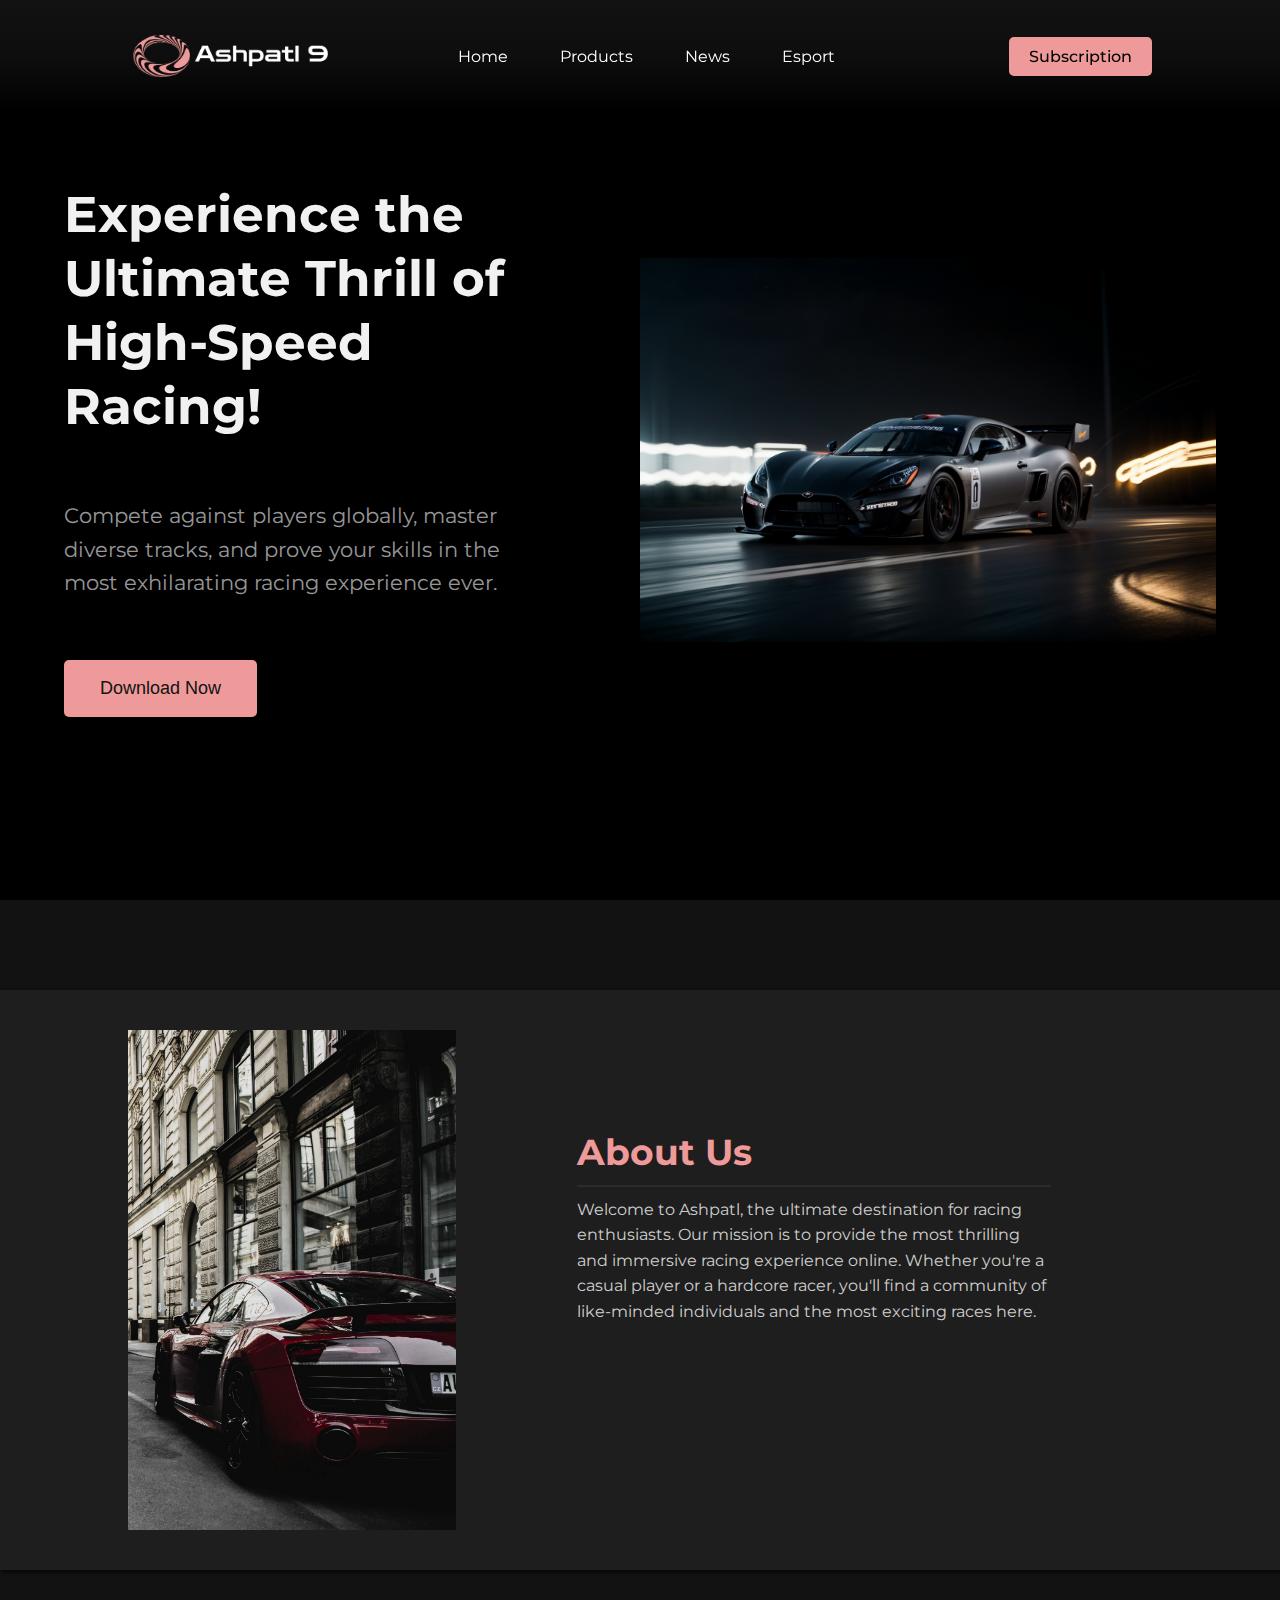
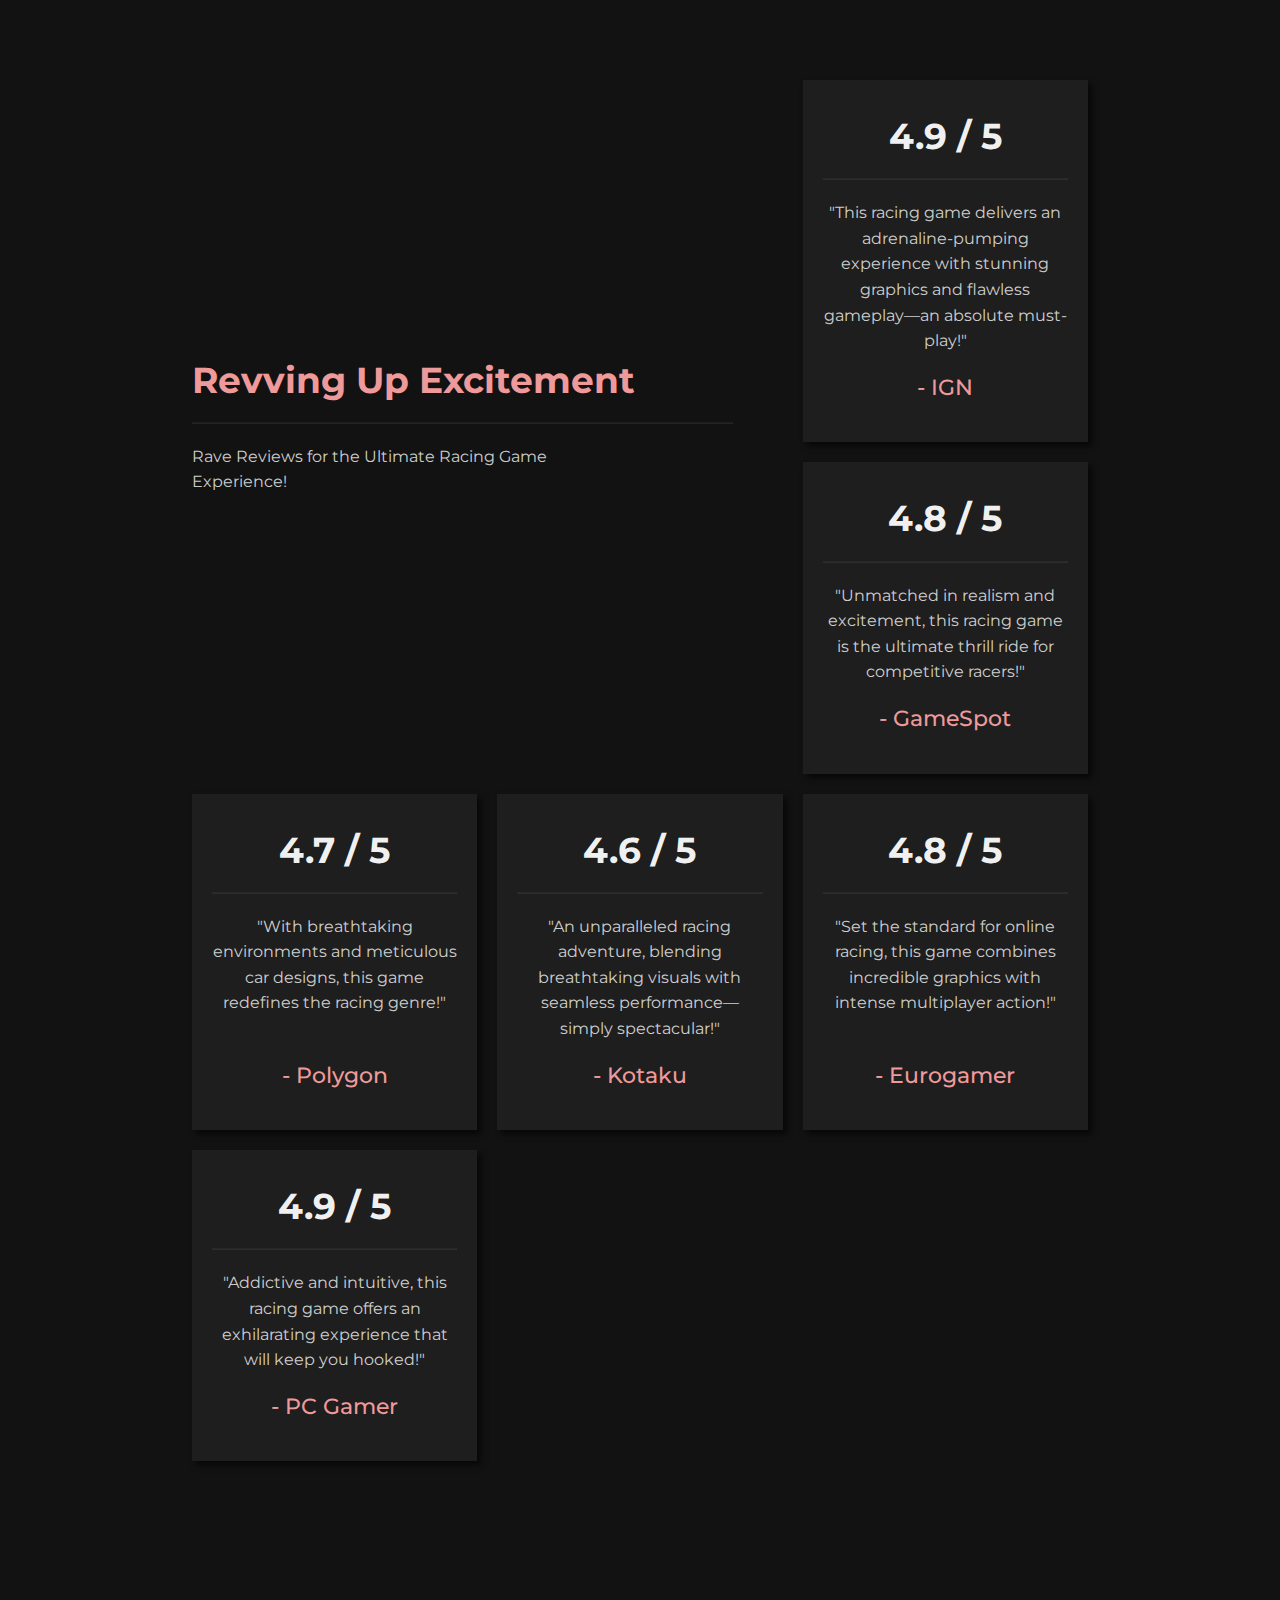
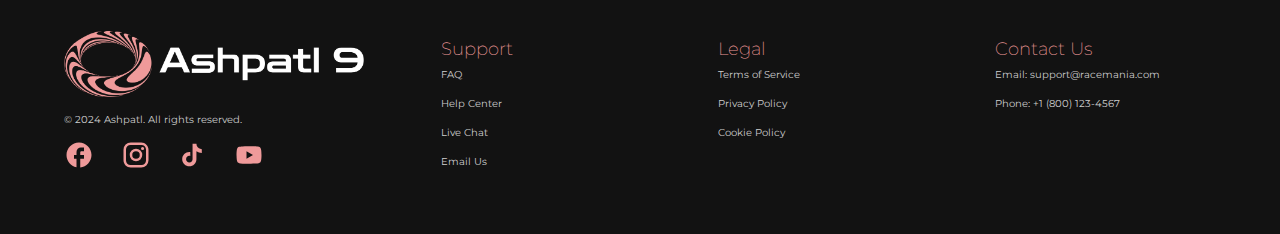
<file: index.html>
<!DOCTYPE html>
<html lang="en">
<head>
    <meta charset="UTF-8">
    <meta name="viewport" content="width=device-width, initial-scale=1.0">
    <title>Home</title>
    <link rel="stylesheet" href="/css/styles.css">
    <script src="script.js"></script>
</head>
<body>
    <header>
        <img src="/assets/ashpatl-high-resolution-logo-transparent.png" class="logo">
        <nav>
            <ul class="nav-links">
                <li><a href="index.html">Home</a></li>
                <li><a href="products.html">Products</a></li>
                <li><a href="news.html">News</a></li>
                <li><a href="esport.html">Esport</a></li>
            </ul>
        </nav>
        <a href="subscription.html"><button class="button">Subscription</button></a>
    </header>

    <section class="hero-section">
        <div class="title-container">
            <h1 id="title">Experience the Ultimate Thrill of High-Speed Racing!</h1>
            <p id="subtitle"> Compete against players globally, master diverse tracks, and prove your skills in the most exhilarating racing experience ever.</p>
            <button class="download-button">Download Now</button>
        </div>
        <img src="/assets/hero-img.png" alt="car-hero-image" class="car-hero-image">
    </section>
    
    <section class="about-us-container">
        <img src="/assets/car-1.jpg" alt="car-1" class="about-img">
        <div class="text-box">
            <h1>About Us</h1>
            <hr>
            <p>
                Welcome to Ashpatl, the ultimate destination for racing enthusiasts. Our mission is to provide the most thrilling and immersive racing experience online. Whether you're a casual player or a hardcore racer, you'll find a community of like-minded individuals and the most exciting races here.
            </p>
        </div>
    </section>
    <div class="review-container">
        <div class="review-heading-container">
            <h1 class="review-heading">Revving Up Excitement</h1>
            <hr>
            <p>Rave Reviews for the Ultimate Racing Game Experience!</p>
        </div>
        <div class="review-item">
            <h1>4.9 / 5</h1>
            <hr>
            <p>"This racing game delivers an adrenaline-pumping experience with stunning graphics and flawless gameplay—an absolute must-play!"</p>
            <h2>- IGN</h2>
        </div>
            <div class="review-item">
            <h1>4.8 / 5</h1>
            <hr>
            <p>"Unmatched in realism and excitement, this racing game is the ultimate thrill ride for competitive racers!"</p>
            <h2>- GameSpot</h2>
        </div>  
        <div class="review-item">
            <h1>4.7 / 5</h1>
            <hr>
            <p>"With breathtaking environments and meticulous car designs, this game redefines the racing genre!" </p>
            <h2>- Polygon</h2>
        </div>
        <div class="review-item">
            <h1>4.6 / 5</h1>
            <hr>
            <p>"An unparalleled racing adventure, blending breathtaking visuals with seamless performance—simply spectacular!" </p>
            <h2>- Kotaku</h2>
        </div>
        <div class="review-item">
            <h1>4.8 / 5</h1>
            <hr>
            <p>"Set the standard for online racing, this game combines incredible graphics with intense multiplayer action!" </p>
            <h2>- Eurogamer</h2>
        </div>
        <div class="review-item">
            <h1>4.9 / 5</h1>
            <hr>
            <p>"Addictive and intuitive, this racing game offers an exhilarating experience that will keep you hooked!" </p>
            <h2>- PC Gamer</h2>
        </div>
    </div>
    <footer>
            <div class="footer-content">
                <img src="/assets/ashpatl-high-resolution-logo-transparent.png" alt="footer-logo" class="logo">
                <p>© 2024 Ashpatl. All rights reserved.</p>
                <div class="footer-icons-container">
                    <img class="footer-icons" src="/assets/facebook-icon.svg" alt="facebook-icon">
                    <img class="footer-icons" src="/assets/instagram-icon.svg" alt="instagram-icon">
                    <img class="footer-icons" src="/assets/tiktok-icon.svg" alt="tiktok-icon">
                    <img class="footer-icons" src="/assets/youtube-icon.svg" alt="youtube-icon">
                </div>

            </div>
            <div class="footer-content">
                <h4>Support</h4>
                <li><a href="#">FAQ</a></li>
                <li><a href="#">Help Center</a></li>
                <li><a href="#">Live Chat</a></li>
                <li><a href="#">Email Us</a></li>
            </div>
            <div class="footer-content">
                <h4>Legal</h4>
                <li><a href="#">Terms of Service</a></li>
                <li><a href="#">Privacy Policy</a></li>
                <li><a href="#">Cookie Policy</a></li>
            </div>
            <div class="footer-content">
                <h4>Contact Us</h4>
                <li><a href="#">Email: support@racemania.com</a></li>
                <li><a href="#">Phone: +1 (800) 123-4567</a></li>
            </div>
        </footer>
</body>
</html>
</file>
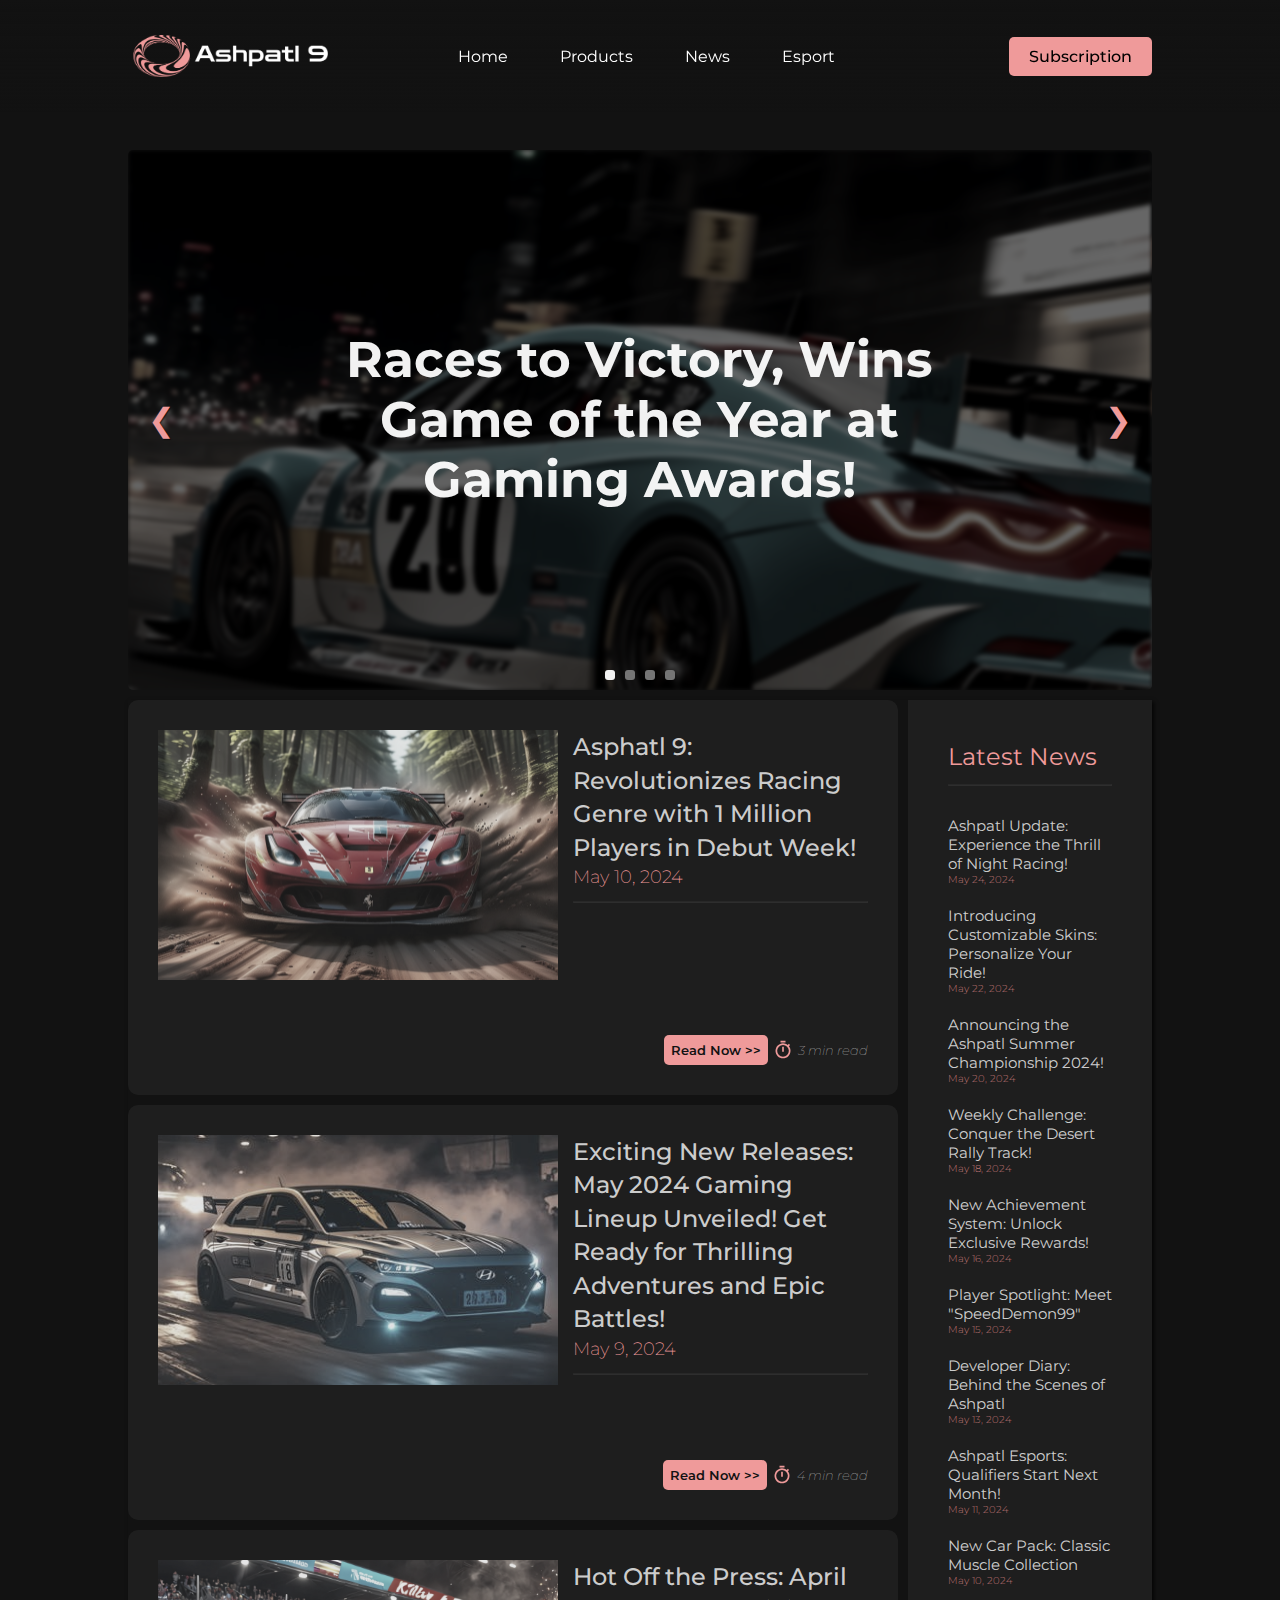
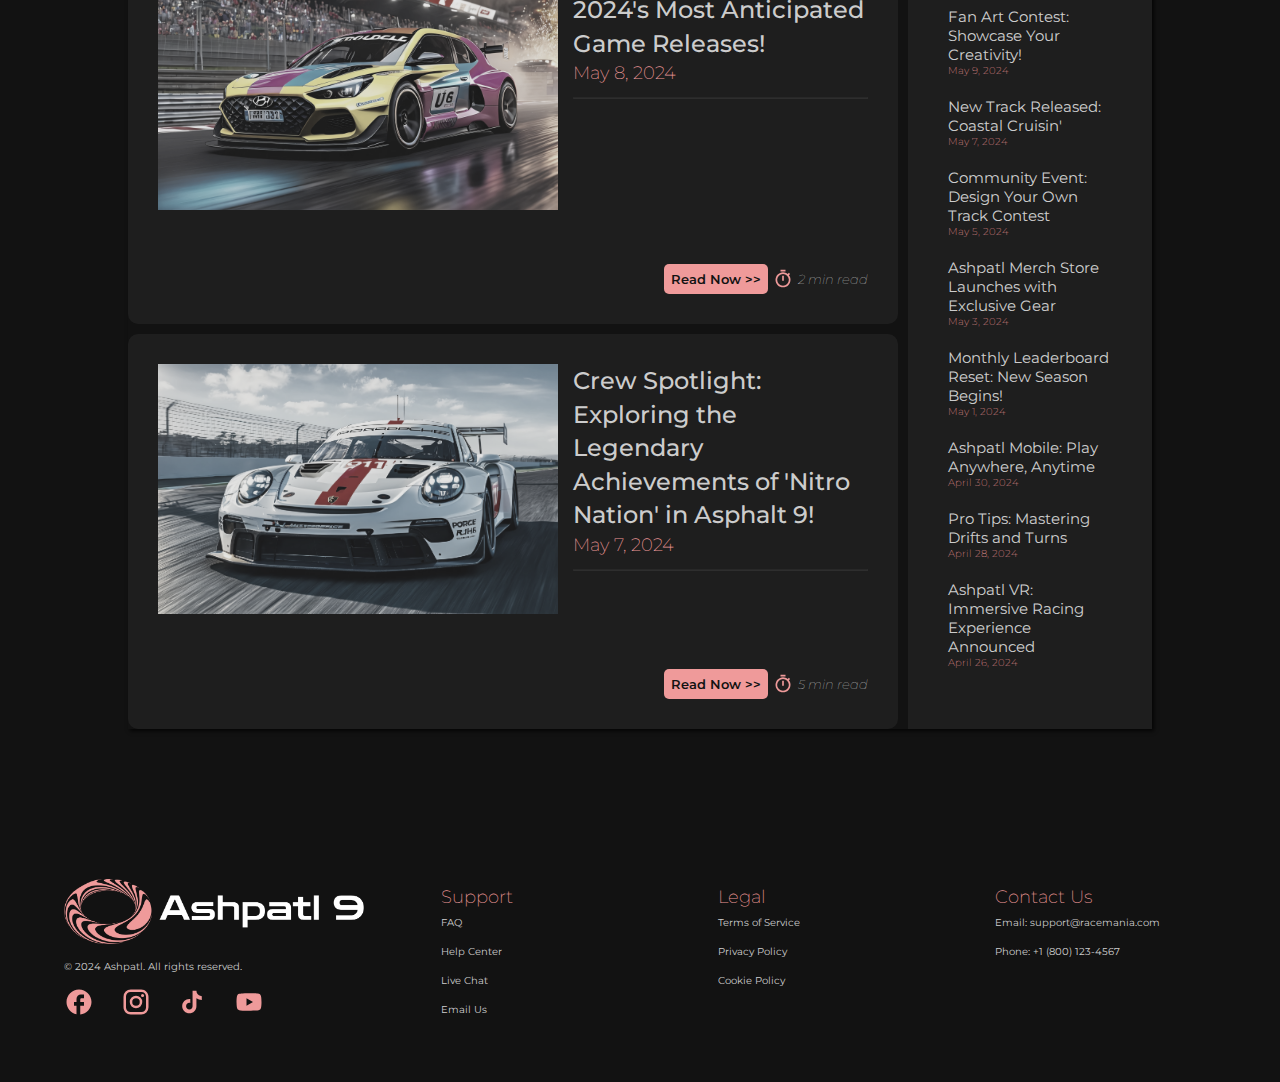
<file: news.html>
<!DOCTYPE html>
<html lang="en">
<head>
    <meta charset="UTF-8">
    <meta name="viewport" content="width=device-width, initial-scale=1.0">
    <link rel="stylesheet" href="/css/styles.css">
    <script src="script.js"></script>
    <title>News</title>
</head>
<body>
    <header>
        <img src="/assets/ashpatl-high-resolution-logo-transparent.png" class="logo">
        <nav>
            <ul class="nav-links">
                <li><a href="index.html">Home</a></li>
                <li><a href="products.html">Products</a></li>
                <li><a href="news.html">News</a></li>
                <li><a href="esport.html">Esport</a></li>
            </ul>
        </nav>
        <a href="subscription.html"><button class="button">Subscription</button></a>
    </header>
    
    <section class="news-section">
        <div class="carousel-container">
            <button class="prev-btn">&#10094;</button>
            <div class="carousel">
                <div class="carousel-item">
                    <h1>Races to Victory, Wins Game of the Year at Gaming Awards!</h1>
                    <img src="/assets/main-news-1.png" alt="Image-1">
                </div>
                <div class="carousel-item">
                    <h1>Exclusive Interview with the Devs: Unveiling the Secrets Behind the Speed!</h1>
                    <img src="/assets/main-news-2.png" alt="Image-2">
                </div>
                <div class="carousel-item">
                    <h1>Ignites the Road with Massive Content Update – New Cars, Tracks, and Challenges!</h1>
                    <img src="/assets/main-news-3.png" alt="Image-3">
                </div>
                <div class="carousel-item">
                    <h1>Revs Up the Competition with Spectacular Summer Update!</h1>
                    <img src="/assets/main-news-4.png" alt="Image-4">
                </div>
            </div>
            <button class="next-btn">&#10095;</button>
            <div class="carousel-indicators">
                <span class="indicator" data-index="0"></span>
                <span class="indicator" data-index="1"></span>
                <span class="indicator" data-index="2"></span>
                <span class="indicator" data-index="3"></span>
            </div>
        </div>
        
        <div class="news-container-grid">
            <div class="news-content">
                <div class="left-grid">
                    <img src="/assets/news-image-1.jpeg" alt="news-image-1" class="news-image">
                </div>
                <div class="right-grid">
                    <h3 class="news-title">Asphatl 9: Revolutionizes Racing Genre with 1 Million Players in Debut Week!</h3>
                    <h4>May 10, 2024</h4>
                    <hr class="news-line-break">
                    <div class="read-container">
                        <button class="read-btn">Read Now >></button>
                        <img src="/assets/timer-icon.svg" alt="timer-icon" class="timer-icon">
                        <h5 class="read-text">3 min read</h5>
                    </div>

                </div>
            </div>
            
            <div class="news-content">
                <div class="left-grid">
                    <img src="/assets/news-image-2.jpeg" alt="news-image-2" class="news-image">
                </div>
                <div class="right-grid">
                    <h3 class="news-title">Exciting New Releases: May 2024 Gaming Lineup Unveiled! Get Ready for Thrilling Adventures and Epic Battles!</h3>
                    <h4>May 9, 2024</h4>
                    <hr class="news-line-break">
                    <div class="read-container">
                        <button class="read-btn">Read Now >></button>
                        <img src="/assets/timer-icon.svg" alt="timer-icon" class="timer-icon">
                        <h5 class="read-text">4 min read</h5>
                    </div>

                </div>
            </div>
            <div class="news-content">
                <div class="left-grid">
                    <img src="/assets/news-image-3.jpeg" alt="news-image-3" class="news-image">
                </div>
                <div class="right-grid">
                    <h3 class="news-title">Hot Off the Press: April 2024's Most Anticipated Game Releases!</h3>
                    <h4>May 8, 2024</h4>
                    <hr class="news-line-break">
                    <div class="read-container">
                        <button class="read-btn">Read Now >></button>
                        <img src="/assets/timer-icon.svg" alt="timer-icon" class="timer-icon">
                        <h5 class="read-text">2 min read</h5>
                    </div>

                </div>
            </div>
            <div class="news-content">
                <div class="left-grid">
                    <img src="/assets/news-image-4.jpeg" alt="news-image-4" class="news-image">
                </div>
                <div class="right-grid">
                    <h3 class="news-title">Crew Spotlight: Exploring the Legendary Achievements of 'Nitro Nation' in Asphalt 9!</h3>
                    <h4>May 7, 2024</h4>
                    <hr class="news-line-break">
                    <div class="read-container">
                        <button class="read-btn">Read Now >></button>
                        <img src="/assets/timer-icon.svg" alt="timer-icon" class="timer-icon">
                        <h5 class="read-text">5 min read</h5>
                    </div>

                </div>
            </div>
            <div class="latest-news-container">
                <h3>Latest News</h3>
                <hr class=".latest-news-line-break">
                <ul class="news-list">
                    <li>Ashpatl Update: Experience the Thrill of Night Racing!<br><h6>May 24, 2024</h6></h6></li>
                    <li>Introducing Customizable Skins: Personalize Your Ride! <br><h6>May 22, 2024</h6></li>
                    <li>Announcing the Ashpatl Summer Championship 2024! <br><h6>May 20, 2024</h6></li>
                    <li>Weekly Challenge: Conquer the Desert Rally Track! <br><h6>May 18, 2024</h6></li>
                    <li>New Achievement System: Unlock Exclusive Rewards! <br><h6>May 16, 2024</h6></li>
                    <li>Player Spotlight: Meet "SpeedDemon99" <br><h6>May 15, 2024</h6></li>
                    <li>Developer Diary: Behind the Scenes of Ashpatl <br><h6>May 13, 2024</h6></li>
                    <li>Ashpatl Esports: Qualifiers Start Next Month! <br><h6>May 11, 2024</h6></li>
                    <li>New Car Pack: Classic Muscle Collection <br><h6>May 10, 2024</h6></li>
                    <li>Fan Art Contest: Showcase Your Creativity!<br><h6>May 9, 2024</h6></li>
                    <li>New Track Released: Coastal Cruisin'<br><h6>May 7, 2024</h6></li>
                    <li>Community Event: Design Your Own Track Contest<br><h6>May 5, 2024</h6></li>
                    <li>Ashpatl Merch Store Launches with Exclusive Gear<br><h6>May 3, 2024</h6></li>
                    <li>Monthly Leaderboard Reset: New Season Begins!<br><h6>May 1, 2024</h6></li>
                    <li>Ashpatl Mobile: Play Anywhere, Anytime<br><h6>April 30, 2024</h6></li>
                    <li>Pro Tips: Mastering Drifts and Turns<br><h6>April 28, 2024</h6></li>
                    <li>Ashpatl VR: Immersive Racing Experience Announced<br><h6>April 26, 2024</h6></li>
                </ul>
            </div>
        </div>

    </section>


    <footer>
        <div class="footer-content">
            <img src="/assets/ashpatl-high-resolution-logo-transparent.png" alt="footer-logo" class="logo">
            <p>© 2024 Ashpatl. All rights reserved.</p>
            <div class="footer-icons-container">
                <img class="footer-icons" src="/assets/facebook-icon.svg" alt="facebook-icon">
                <img class="footer-icons" src="/assets/instagram-icon.svg" alt="instagram-icon">
                <img class="footer-icons" src="/assets/tiktok-icon.svg" alt="tiktok-icon">
                <img class="footer-icons" src="/assets/youtube-icon.svg" alt="youtube-icon">
            </div>

        </div>
        <div class="footer-content">
            <h4>Support</h4>
            <li><a href="#">FAQ</a></li>
            <li><a href="#">Help Center</a></li>
            <li><a href="#">Live Chat</a></li>
            <li><a href="#">Email Us</a></li>
        </div>
        <div class="footer-content">
            <h4>Legal</h4>
            <li><a href="#">Terms of Service</a></li>
            <li><a href="#">Privacy Policy</a></li>
            <li><a href="#">Cookie Policy</a></li>
        </div>
        <div class="footer-content">
            <h4>Contact Us</h4>
            <li><a href="#">Email: support@racemania.com</a></li>
            <li><a href="#">Phone: +1 (800) 123-4567</a></li>
        </div>
    </footer>
</body>
</html>
</file>
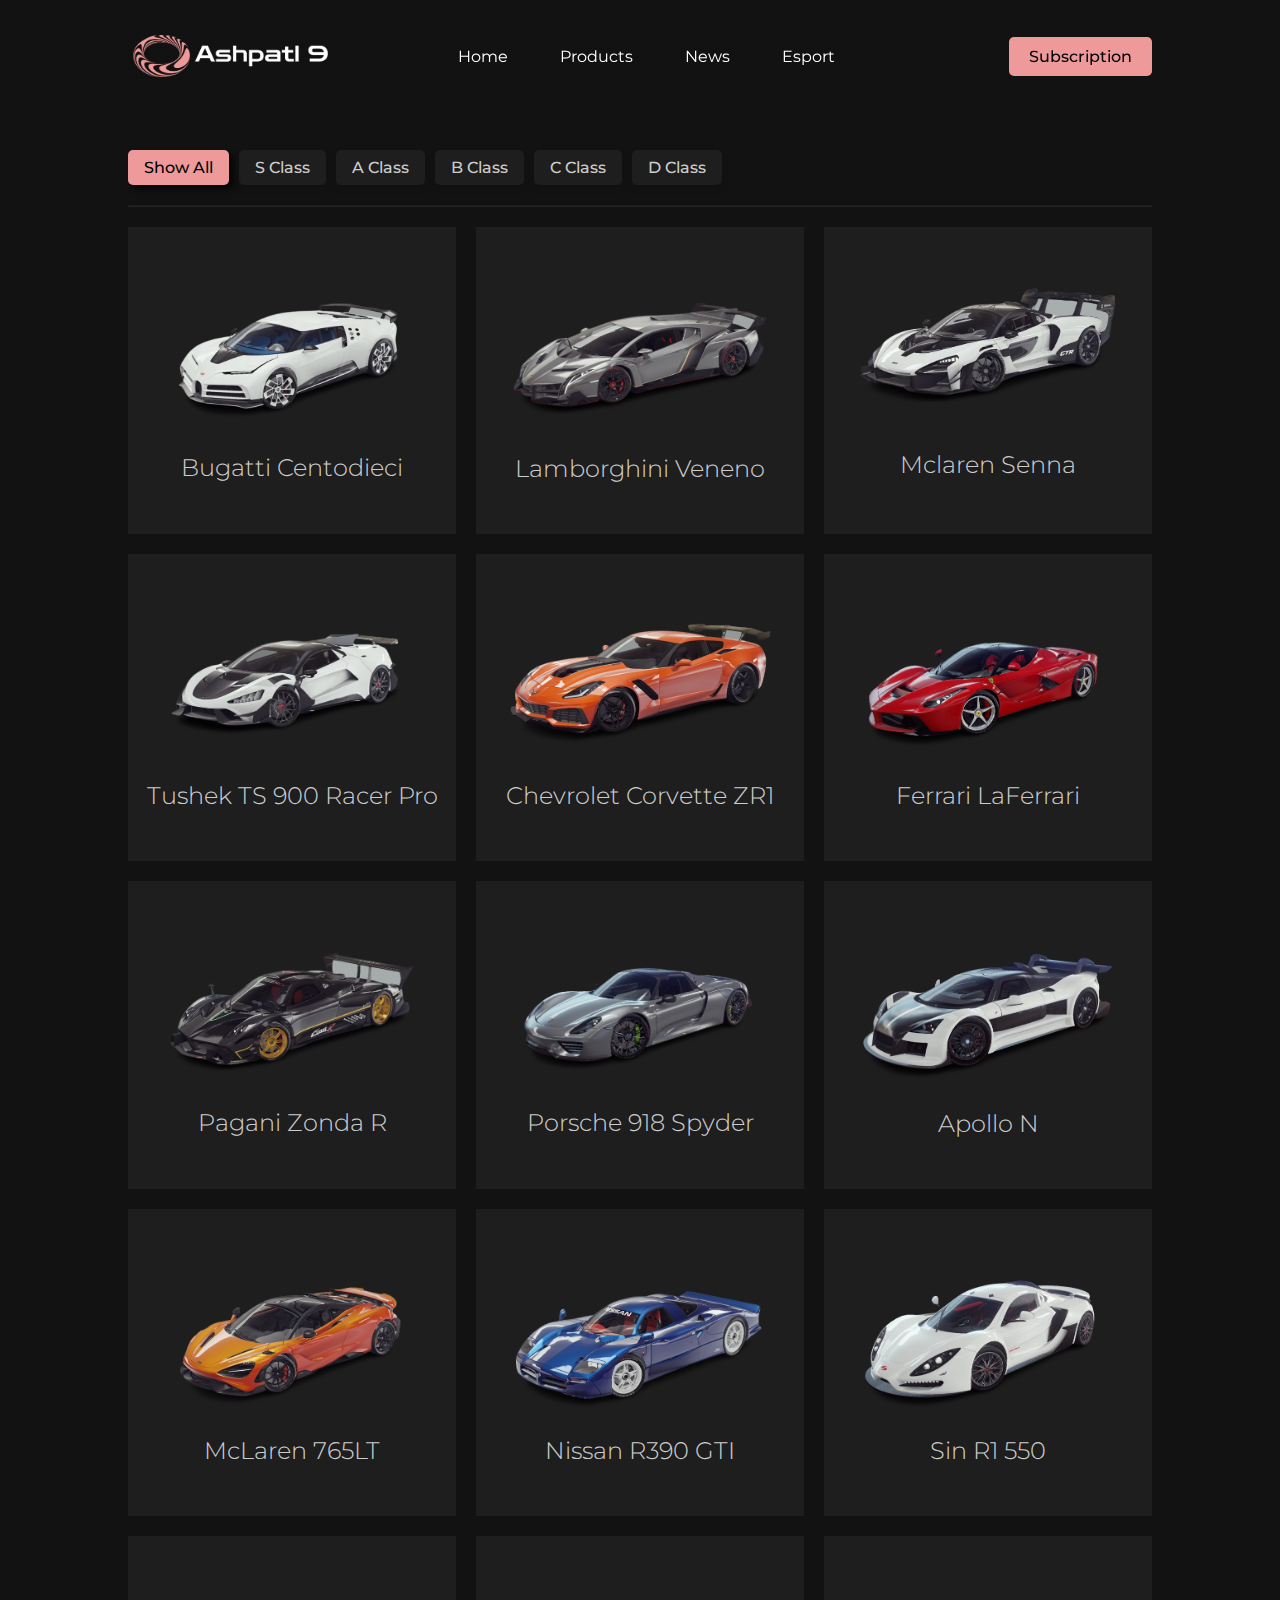
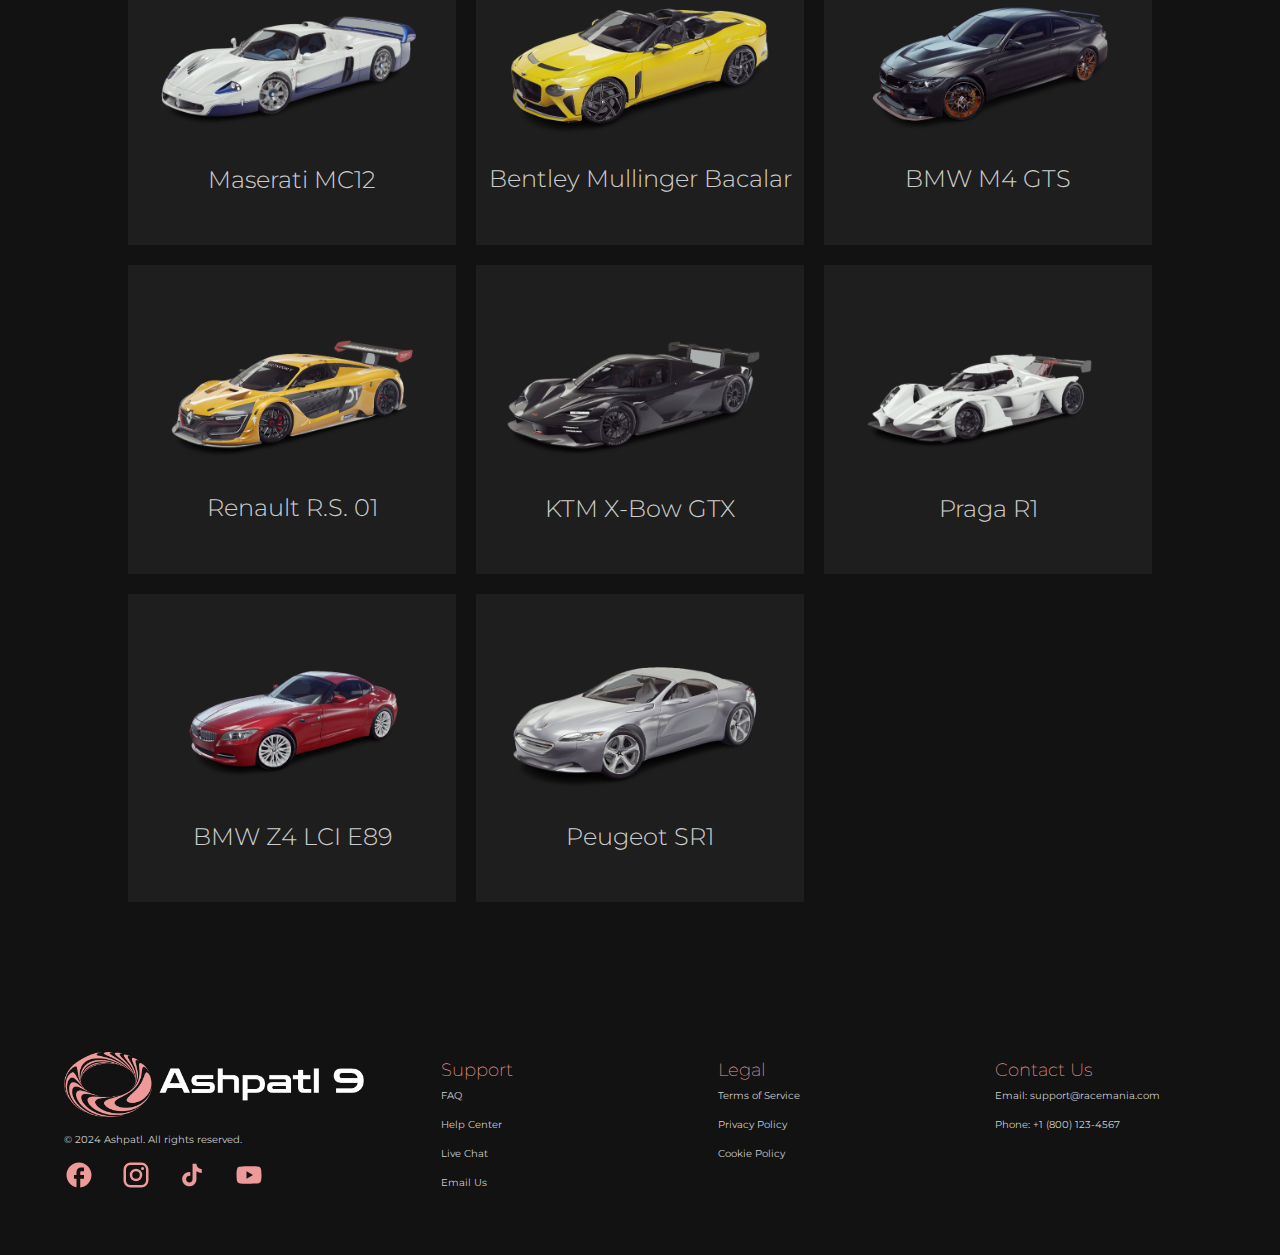
<file: products.html>
<!DOCTYPE html>
<html lang="en">
<head>
    <meta charset="UTF-8">
    <meta name="viewport" content="width=device-width, initial-scale=1.0">
    <link rel="stylesheet" href="/css/styles.css">
    <title>Products</title>
    <script src="script.js"></script>
</head>
<body>
    <header>
        <img src="/assets/ashpatl-high-resolution-logo-transparent.png" class="logo">
        <nav>
            <ul class="nav-links">
                <li><a href="index.html">Home</a></li>
                <li><a href="products.html">Products</a></li>
                    <li><a href="news.html">News</a></li>
                    <li><a href="esport.html">Esport</a></li>
                </ul>
            </nav>
        <a href="subscription.html"><button class="button">Subscription</button></a>
    </header>
    <section class="gallery-section"">
        <div class="gallery-btn-container">
            <button class="gallery-btn-active" onclick="filterSelection('all')" >Show All</button>
            <button class="gallery-btn" onclick="filterSelection('s-class')">S Class</button>
            <button class="gallery-btn" onclick="filterSelection('a-class')">A Class</button>
            <button class="gallery-btn" onclick="filterSelection('b-class')">B Class</button>
            <button class="gallery-btn" onclick="filterSelection('c-class')">C Class</button>
            <button class="gallery-btn" onclick="filterSelection('d-class')">D Class</button>
        </div>
        <hr>
        <div class="gallery-container">
            <!-- S Class -->
            <div class="gallery-content" data-category="s-class">
                <img src="/assets/Gallery/S class/bugatti centodieci no bg.png" alt="bugatti-centodieci">
                <h1 class="gallery-text">Bugatti Centodieci</h1>
            </div>  
            <div class="gallery-content" data-category="s-class">
                <img src="/assets/Gallery/S class/Lamborghini-Veneno-1-no bg.png" alt="Lamborghini-Veneno">
                <h1 class="gallery-text">Lamborghini Veneno</h1>
            </div>  
            <div class="gallery-content" data-category="s-class">
                <img src="/assets/Gallery/S class/mclaren senna no bg.png" alt="mclaren-senna">
                <br>
                <h1 class="gallery-text">Mclaren Senna</h1>
            </div>  
            <div class="gallery-content" data-category="s-class">
                <img src="/assets/Gallery/S class/Tushek-TS-900-Racer-Pro-no-bg.png" alt="Tushek TS 900 Racer Pro">
                <h1 class="gallery-text">Tushek TS 900 Racer Pro</h1>
            </div>  
            
            <!-- A Class -->
            <div class="gallery-content" data-category="a-class"="">
                <img src="/assets/Gallery/A class/Chevrolet-Corvette-ZR1-removebg-preview.png" alt="Chevrolet-Corvette-ZR1">
                <h1 class="gallery-text">Chevrolet Corvette ZR1</h1>
            </div>  
            <div class="gallery-content" data-category="a-class"="">
                <img src="/assets/Gallery/A class/Ferrari-LaFerrari-removebg-preview.png" alt="Ferrari-LaFerrari">
                <h1 class="gallery-text">Ferrari LaFerrari</h1>
            </div>  
            <div class="gallery-content" data-category="a-class"="">
                <img src="/assets/Gallery/A class/Pagani-Zonda-R-removebg-preview (1).png" alt="Pagani-Zonda-R">
                <h1 class="gallery-text">Pagani Zonda R</h1>
            </div>  
            <div class="gallery-content" data-category="a-class"="">
                <img src="/assets/Gallery/A class/Porsche-918-Spyder-removebg-preview (1).png" alt="Porsche-918-Spyder">
                <h1 class="gallery-text">Porsche 918 Spyder</h1>
            </div>  

            <!-- B Class -->
            <div class="gallery-content" data-category="b-class">
                <img src="/assets/Gallery/B class/Apollo-N-removebg-preview.png" alt="Apollo-N">
                <h1 class="gallery-text">Apollo N</h1>
            </div>  
            <div class="gallery-content" data-category="b-class">
                <img src="/assets/Gallery/B class/McLaren-765LT-removebg-preview.png" alt="McLaren-765LT">
                <h1 class="gallery-text">McLaren 765LT</h1>
            </div>  
            <div class="gallery-content" data-category="b-class">
                <img src="/assets/Gallery/B class/Nissan-R390-GTI-removebg-preview.png" alt="Nissan-R390-GTI">
                <h1 class="gallery-text">Nissan R390 GTI</h1>
            </div>  
            <div class="gallery-content" data-category="b-class">
                <img src="/assets/Gallery/B class/Sin-R1-550-removebg-preview.png" alt="Sin-R1-550">
                <h1 class="gallery-text">Sin R1 550</h1>
            </div>  

            <!-- C Class -->
            <div class="gallery-content" data-category="c-class">
                <img src="/assets/Gallery/C class/Asphalt-9-Maserati-MC12-removebg-preview (1).png" alt="Maserati-MC12">
                <h1 class="gallery-text">Maserati MC12</h1>
            </div>
            <div class="gallery-content" data-category="c-class">
                <img src="/assets/Gallery/C class/Bentley-Mullinger-Bacalar-removebg-preview.png" alt="Bentley-Mullinger-Bacalar">
                <h1 class="gallery-text">Bentley Mullinger Bacalar</h1>
            </div>
            <div class="gallery-content" data-category="c-class">
                <img src="/assets/Gallery/C class/BMW-M4-GTS-removebg-preview.png" alt="BMW-M4-GTS">
                <h1 class="gallery-text">BMW M4 GTS</h1>
            </div>
            <div class="gallery-content" data-category="c-class">
                <img src="/assets/Gallery/C class/Renault-R.S.-01-removebg-preview.png" alt="Renault-R.S.-01">
                <h1 class="gallery-text">Renault R.S. 01</h1>
            </div>

            <!-- D Class -->
            <div class="gallery-content" data-category="d-class">
                <img src="/assets/Gallery/D class/Asphalt-9-KTM-X-Bow-GTX-removebg-preview.png" alt="KTM-X-Bow-GTX">
                <h1 class="gallery-text">KTM X-Bow GTX</h1>
            </div>
            <div class="gallery-content" data-category="d-class">
                <img src="/assets/Gallery/D class/Asphalt-9-Praga-R1-removebg-preview.png" alt="Praga-R1">
                <h1 class="gallery-text">Praga R1</h1>
            </div>
            <div class="gallery-content" data-category="d-class">
                <img src="/assets/Gallery/D class/BMW-Z4-LCI-E89-removebg-preview.png" alt="BMW-Z4-LCI-E89">
                <h1 class="gallery-text">BMW Z4 LCI E89</h1>
            </div>
            <div class="gallery-content" data-category="d-class">
                <img src="/assets/Gallery/D class/Peugeot-SR1-removebg-preview.png" alt="Peugeot-SR1">
                <h1 class="gallery-text">Peugeot SR1</h1>
            </div>
            
        </div>

    </section>



    <footer>
        <div class="footer-content">
            <img src="/assets/ashpatl-high-resolution-logo-transparent.png" alt="footer-logo" class="logo">
            <p>© 2024 Ashpatl. All rights reserved.</p>
            <div class="footer-icons-container">
                <img class="footer-icons" src="/assets/facebook-icon.svg" alt="facebook-icon">
                <img class="footer-icons" src="/assets/instagram-icon.svg" alt="instagram-icon">
                <img class="footer-icons" src="/assets/tiktok-icon.svg" alt="tiktok-icon">
                <img class="footer-icons" src="/assets/youtube-icon.svg" alt="youtube-icon">
            </div>

        </div>
        <div class="footer-content">
            <h4>Support</h4>
            <li><a href="#">FAQ</a></li>
            <li><a href="#">Help Center</a></li>
            <li><a href="#">Live Chat</a></li>
            <li><a href="#">Email Us</a></li>
        </div>
        <div class="footer-content">
            <h4>Legal</h4>
            <li><a href="#">Terms of Service</a></li>
            <li><a href="#">Privacy Policy</a></li>
            <li><a href="#">Cookie Policy</a></li>
        </div>
        <div class="footer-content">
            <h4>Contact Us</h4>
            <li><a href="#">Email: support@racemania.com</a></li>
            <li><a href="#">Phone: +1 (800) 123-4567</a></li>
        </div>
    </footer>
</body>
</html>
</file>
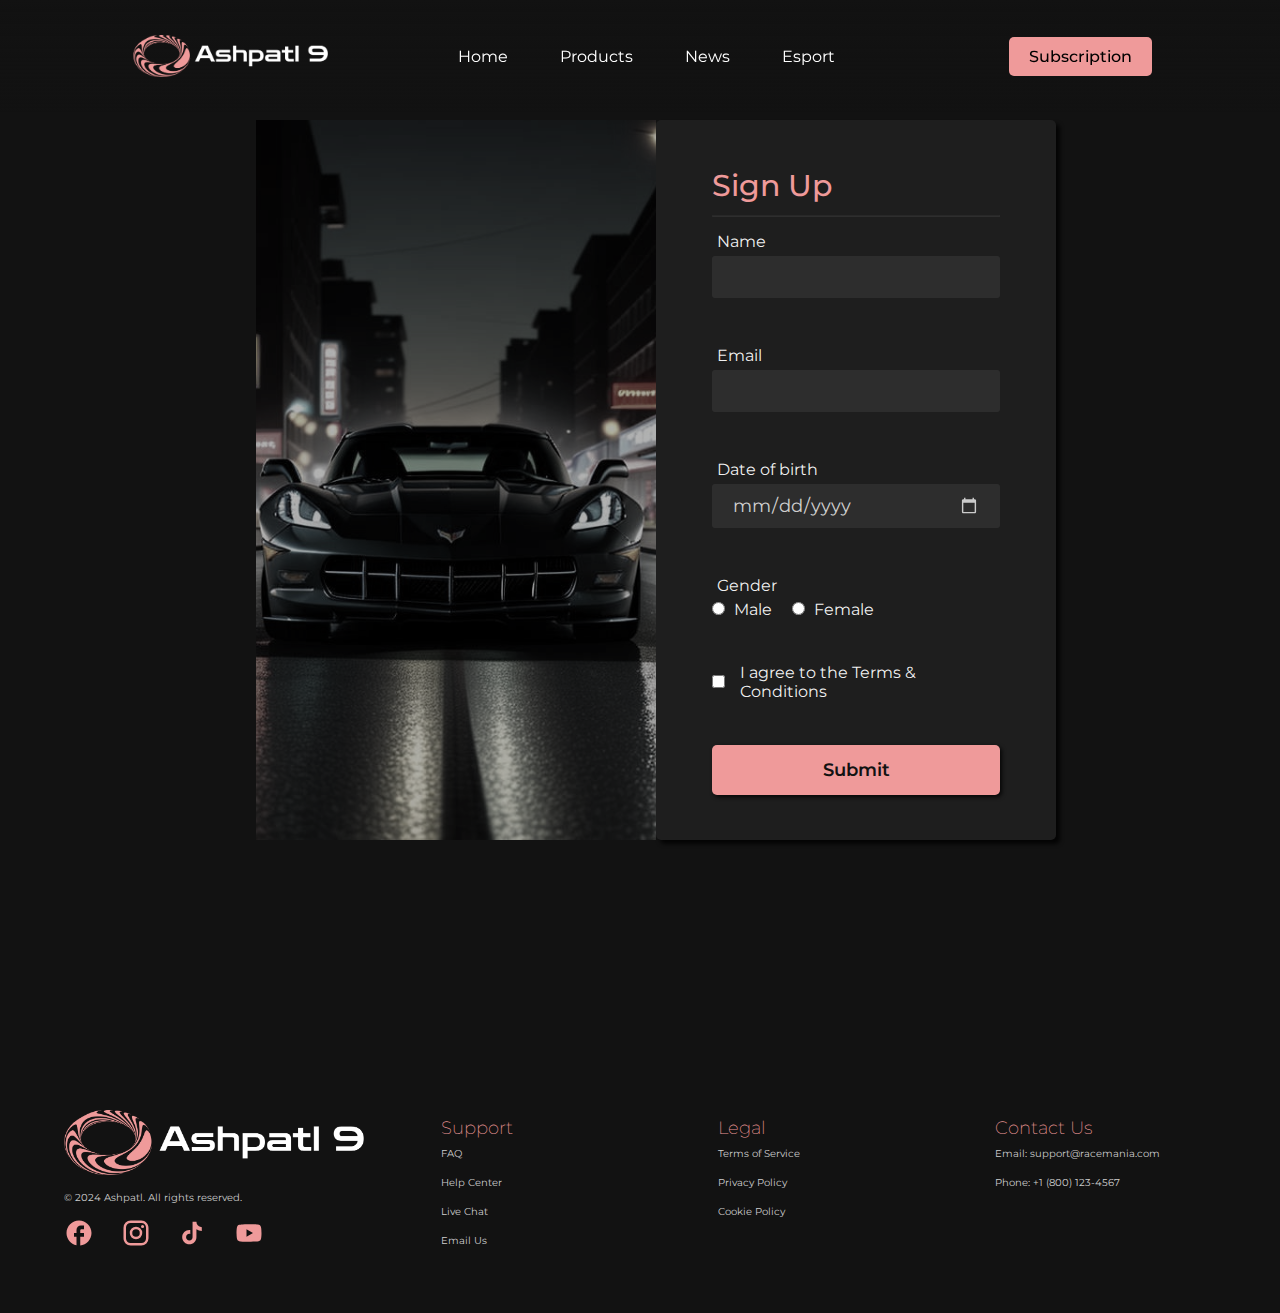
<file: subscription.html>
<!DOCTYPE html>
<html lang="en">
<head>
    <meta charset="UTF-8">
    <meta name="viewport" content="width=device-width, initial-scale=1.0">
    <link rel="stylesheet" href="/css/styles.css">
    <script src="script.js"></script>
    <title>Subscription</title>
</head>
<body>
    <header>
        <img src="/assets/ashpatl-high-resolution-logo-transparent.png" class="logo">
        <nav>
            <ul class="nav-links">
                <li><a href="index.html">Home</a></li>
                <li><a href="products.html">Products</a></li>
                <li><a href="news.html">News</a></li>
                <li><a href="esport.html">Esport</a></li>
            </ul>
        </nav>
        <a href="subscription.html"><button class="button">Subscription</button></a>
    </header>
    
    <section class="subscription-hero-container">
        <img src="/assets/hero-img.jpeg" alt="hero-img">
        <div class="subscription-form-container">
            <form action="" class="subscription-form">
                <h2>Sign Up</h2>
                <hr>
                <label for="nameInput">Name</label>
                <input type="text" class="subscription-form-input-text" id="nameInput">
                <div class="error-message-container">
                    <p class="error-message" id="error-message-name"></p>
                </div>
                <br>
                <label for="emailInput">Email</label>
                <input type="text" class="subscription-form-input-text"id="emailInput" >
                <div class="error-message-container">
                    <p class="error-message" id="error-message-email"></p>
                </div>
                <br>
                <label for="dobInput">Date of birth</label>
                <input type="date" class="subscription-form-input-text" id="dobInput">
                <div class="error-message-container">
                    <p class="error-message" id="error-message-dob"></p>
                </div>
                <br>
                <label for="male">Gender</label>
                <div class="radio-container">
                    <div>
                        <input type="radio" id="male" name="gender" >
                        <label for="male">Male</label>
                    </div>
                    <div>
                        <input type="radio" id="female" name="gender" >
                        <label for="female">Female</label>
                    </div>
                </div>
                <div class="error-message-container">
                    <p class="error-message" id="error-message-gender"></p>
                </div>
                <br>
                <div class="tnc-container">
                    <input type="checkbox" id="termsCheckbox">
                    <label for="termsCheckbox">I agree to the Terms & Conditions</label>
                </div>
                <div class="error-message-container">
                    <p class="error-message" id="error-message-terms"></p>
                </div>
                <br>
                <input type="submit" class="submit-btn">
            </form>
        </div>

    </section>
        

    <footer>
        <div class="footer-content">
            <img src="/assets/ashpatl-high-resolution-logo-transparent.png" alt="footer-logo" class="logo">
            <p>© 2024 Ashpatl. All rights reserved.</p>
            <div class="footer-icons-container">
                <img class="footer-icons" src="/assets/facebook-icon.svg" alt="facebook-icon">
                <img class="footer-icons" src="/assets/instagram-icon.svg" alt="instagram-icon">
                <img class="footer-icons" src="/assets/tiktok-icon.svg" alt="tiktok-icon">
                <img class="footer-icons" src="/assets/youtube-icon.svg" alt="youtube-icon">
            </div>

        </div>
        <div class="footer-content">
            <h4>Support</h4>
            <li><a href="#">FAQ</a></li>
            <li><a href="#">Help Center</a></li>
            <li><a href="#">Live Chat</a></li>
            <li><a href="#">Email Us</a></li>
        </div>
        <div class="footer-content">
            <h4>Legal</h4>
            <li><a href="#">Terms of Service</a></li>
            <li><a href="#">Privacy Policy</a></li>
            <li><a href="#">Cookie Policy</a></li>
        </div>
        <div class="footer-content">
            <h4>Contact Us</h4>
            <li><a href="#">Email: support@racemania.com</a></li>
            <li><a href="#">Phone: +1 (800) 123-4567</a></li>
        </div>
    </footer>
</body>
</html>
</file>
<file: css/styles.css>
@import url('https://fonts.googleapis.com/css2?family=Montserrat:ital,wght@0,100..900;1,100..900&family=Quicksand&display=swap');

/* Color variables */

:root {
    --primary-color: #EF9A9A; /* Red */
    --primary-variant: #ef9a9acd; /* Red */
    --accent-color: #e74c3c; /* Red */
    --text-color:#e5e5e5e5; /* light gray */
    --background-color: #121212; /* Dark gray */
    --on-background-color: rgba(255,255,255, 0.05);
    --on-background-color-2:rgba(255,255,255, 0.07);
    --on-background-color-3:rgba(255,255,255, 0.09);
    --on-primary-high-emphasis: #000000;
    --on-primary-medium-emphasis: rgba(0, 0, 0, 78%);
    --on-primary-disabled: rgba(0, 0, 0, 38%);
    --focus-state:rgba(255,255,255, 0.12);
    --hover-state:rgba(255,255,255, 0.04);
    --hover-state-on-background:rgba(255,255,255, 0.09);
    --hover-state-on-primary:#f0a4a4;
    --medium-emphasis-text-color: #ffffff99;
    --high-emphasis-text-color: #fffffff1; /* white */
    --link-color: #9aefef; /* Blue */
    --link-hover-color: #2980b9; /* Darker blue */
    --error-color:#cf6679;
}

/* Reset */
* {
    margin: 0;
    padding: 0;
    box-sizing: border-box;
  }

  

/* Global Styles */
body {
    font-family: "Montserrat";
    color: var(--high-emphasis-text-color);
    background-color: var(--background-color);
    margin: 0;
    padding: 0;
    scroll-behavior: smooth;
}

h1, h2, h3, h4, h5, h6 {
    color: var(--primary-color);
    font-family: "Montserrat";
}
h1 {
    font-size: 36px;
    font-weight: 700;
    line-height: 1.2;
}

h2 {
    font-size: 30px;
    font-weight: 500;
    line-height: 1.3;
}

h3 {
    font-size: 24px;
    font-weight: 400;
    line-height: 1.4;
}

h4 {
    font-size: 18px;
    font-weight: 200;
    line-height: 1.5;
}

a {
    color: var(--link-color);
    text-decoration: none;
}

a:hover {
    color: var(--primary-color);
}

hr{
    height: 1px;
    border-color: var(--on-background-color-2);
    margin: 10px 0;
}

/* Header Styles */
header {
    display: flex;
    justify-content: space-between;
    align-items: center;
    background: rgb(18,18,18);
    background: linear-gradient(180deg, rgba(18,18,18,1) 0%, rgba(18,18,18,0.75) 50%, rgba(18,18,18,0) 100%);  
    padding: 30px 10%;
    position: fixed; 
    top: 0;
    left: 0;
    z-index: 1000;
}

header nav ul {
    list-style-type: none;
    padding: 0;
}

header nav ul li {
    display: inline;
    margin-right: 3em;
}

header nav ul li a {
    color: white;
}

header img {
    border-radius: 4px;
    padding: 5px;
    width: 20%;
    display: inline;
  }
  
.background-img{
    display: block;
    margin-left: auto;
    margin-right: auto;
    height: max-content;
}




/* Main Content Styles */
main {
    padding: 2em;
}

p {
    line-height: 1.6;
}

/* Home Page */
.button {
    display: inline-block;
    padding: 10px 20px;
    background-color: var(--primary-color);
    color: var(--on-primary-high-emphasis);
    border: none;
    border-radius: 5px;
    cursor: pointer;
    text-align: center;
    text-decoration: none;
    transition: var(--hover-state-on-background) 0.3s;
    font-family: "Montserrat";
    font-size: medium;
    font-weight: 500;
}

.button:hover {
    background-color: var(--hover-state-on-primary);
    box-shadow: 4px 4px 4px rgba(0, 0, 0, 0.8);
}

.download-button {
    padding: 1em 2em;
    background-color: var(--primary-color);
    color: var(--background-color);
    border: none;
    border-radius: 5px;
    cursor: pointer;
    text-align: center;
    text-decoration: none;
    transition: var(--hover-state-on-primary) 0.3s;
    font-size: large;
}

.download-button:hover {
    background-color: var(--hover-state-on-primary);
    box-shadow: 4px 4px 4px rgba(0, 0, 0, 0.8);
}

.hero-section{
    display: flex;
    justify-content: space-between;
    align-items: center;
    height: 100vh;
    width: 100vw;
    margin: 0;
    background-color: var(--on-primary-high-emphasis);
    padding: 50px 5%;
    gap: 5%;
}

.car-hero-image{
    width: 50%;
}

.title-container{
    display: flex;
    flex-direction: column;
    justify-content: space-between;
    align-items: start;
    gap: 60px;

}

#title{
    color: var(--high-emphasis-text-color);
    font-size: 50px;
    font-family: "Montserrat";
    line-height: 4rem;
}
#subtitle{
    color: var(--medium-emphasis-text-color);
    font-size: 21px;
    font-family: "Montserrat";
    font-weight: 400;
    padding-right: 15%;
}

.about-us-container{
    display: grid;
    grid-template-columns: repeat(auto-fit, minmax(100px, 1fr));
    gap: 20px;
    padding: 40px 10%;
    margin:10vh 0px;
    background-color: var(--on-background-color);
    box-shadow: 2px 2px 4px rgba(0, 0, 0, 0.8);
}


.text-box {
    padding: 15%;
    grid-area: 1 / 2 / 2 / 4;
}

.text-box p{
    color: var(--text-color);
}

.about-img{
    width: 100%;
    height: 500px;
    object-fit: cover;
    filter: grayscale(60%) contrast(120%) brightness(90%);
}

@media (max-width:768px) {
    h1, h2{
        font-size: medium !important;
    }
    p{
        font-size: smaller !important;
    }
    .about-us-container img{
        width: 150px;
        height: 300px;
        margin: 0;
        align-self: center;
        justify-self: center;
    }

    .title-container{
        gap: 20px;
        padding: 5px;

    }

    #title{
        line-height: 30px;
    }

    .download-button{
        padding: 1em 2em;
        font-size: x-small;
    }
    
}
/* Grid Styles */

.review-container {
    display: grid;
    grid-template-columns: repeat(auto-fit, minmax(220px, 1fr));
    gap: 20px;
    padding: 20px 15%;
    margin: 8px 0px;
    background-color: var(--background-color);
    box-shadow: 0 1px 2px rgba(255, 255, 255, 0.);
}

.review-container p{
    margin-bottom: auto;
}

.review-heading-container{
    grid-area: 1 / 1 / 3 / 3;
    align-self: center;
    display: flex;
    flex-direction: column;
    justify-content: center;
    gap: 10px;
    padding-right: 50px;
}

.review-heading-container h1{
    color: var(--primary-color);
}
.review-heading-container p{
    padding-right:20%;
    color:var(--text-color);
}
.review-item hr{
    margin: 0px 0;
}

.review-heading{
    color: var(--high-emphasis-text-color);
}


.review-item {
    background-color: var(--on-background-color);
    padding: 30px 20px;
    box-shadow: 4px 4px 6px rgba(0, 0, 0, 0.6);
    text-align: center;
    display: flex;
    flex-direction: column;
    gap: 20px;
}

.review-item h1{
    color: var(--high-emphasis-text-color)  ;
    margin-top:5px;
}

.review-item h2 {
    font-size: 22px;
    margin-bottom: 10px;
}

.review-item p {
    font-size: 16px;
    color: var(--text-color);
}

/* section style */
section {
    display: grid;
    grid-template-columns: repeat(auto-fit, auto);
    margin: 50px 10%;
}   



/* Footer Styles */
footer {
    background-color: var(--background-color);
    display: grid;
    grid-template-columns: repeat(auto-fit, minmax(200px, auto));
    position: relative;
    gap: 3.5rem;
    font-size: x-small;
    margin: 150px 5% 50px 5%;
}   
.footer-content h4{
    padding: 5px 0;
}
.footer-content li{
    list-style-type: none;
    margin-bottom: 16px;
}

.footer-content li a{
    display: block;
    color: var(--text-color);
    transition: all .10s ease;
}

.footer-content li a:hover{
    color: var(--high-emphasis-text-color);
    text-shadow: 4px 4px 4px rgba(0, 0, 0, 0.8);
}

.footer-content p{
    color: var(--text-color);
    line-height: 30px;
    margin: 5px 0;
}

footer .logo{
    width: 300px;
}

.footer-icons-container{
    display: flex;
    width: 200px;
    justify-content: space-between;
    gap: 0 4px;
}

.footer-icons{
    width: 15%;
    transition: all .20s ease;
}

.footer-icons:hover{
    transform: translate(0, -5px);
}


/* Responsive Design */
@media screen and (max-width: 768px) {
    .nav-links {
        display: none;
        list-style: none;
        width: 100%;
    }
    
    .nav-links li {
        display: inline-block;
        padding: 0px, 20px;
    }

    .nav-links li a {
        text-align: center;
        padding: 15px;
        transition: all 0.3s ease 0s;
        color: var(--high-emphasis-text-color);
    }

    .nav-links li a:hover {
        color: var(--primary-color);
    }

    .nav-toggle {
        display: block;
    }

    header nav ul li {
        display: block;
        margin-right: 0;
        margin-bottom: 1em;
    }

    .button {
        width: 100%;
        text-align: center;
    }

    button {
        padding: 9px 25px;
        background-color: var(--primary-color);
        border: none;
        cursor: pointer;
        transition: all 0.3s ease 0s;
    }
    footer .logo{
        width: 150px;
    }
}


/* Products Page*/

/* Gallery */
.gallery-text{
    font-weight: 300;
    color: var(--text-color);
}

.gallery-btn-container{

    display: flex;
    gap: 0 10px;
    margin: 100px 0 0 0;
    width: 100%;
    
}

.gallery-btn-active{
    background-color: var(--primary-color);
    box-shadow: 4px 4px 6px rgba(0, 0, 0, 0.8);
    padding: 0.5em 1em;
    border: none;
    cursor: pointer;
    transition: all 0.3s ease 0s;
    font-size: medium;
    border-radius: 5px;
    font-weight: 500;
    font-family: "Montserrat";
}
.gallery-section{
    overflow-y: auto;
    overflow-x: hidden;
}

.gallery-section hr{
    margin: 20px 0;
}


.gallery-btn-active:hover{
    background-color: var(--hover-state-on-primary);
    box-shadow: 8px 8px 8px rgba(0, 0, 0,0.8);
}

.gallery-btn{
    background-color: var(--on-background-color);
    font-family: "Montserrat";
    color: var(--high-emphasis-text-color);
    box-shadow: 0 4px 6px rgba(0, 0, 0, 0.1);
    padding: 0.5em 1em;
    border: none;
    cursor: pointer;
    transition: all 0.3s ease 0s;
    font-size: medium;
    font-weight: 500;
    border-radius: 5px;
    color: var(--text-color);
}

.gallery-btn:hover{
    background-color: var(--hover-state-on-background);
    box-shadow: 8px 8px 8px rgba(0, 0, 0,0.8);
}

.gallery-container{
    display: grid;
    grid-template-columns: repeat(auto-fit,minmax(300px, 1fr));
    gap: 20px 20px;
    justify-content: center;
    /* height: 70vh; */
    overflow: hidden hidden;
}

.gallery-content{
    display: none;
}

.gallery-content h1{
    font-size: x-large;
    margin-top: 20px;   
    color: var(--text-color);
    text-align: center;
}

.gallery-content.show {
    background-color: var(--on-background-color);
    padding: 50px 10px;
    display: flex;
    flex-direction: column;
    justify-content: flex-start;
    align-items: center;
    gap: 5px;
}

.gallery-content:hover{
    box-shadow: 8px 8px 8px rgba(0, 0, 0,0.8);
    background-color: var(--hover-state-on-background);
}

.gallery-content img{
    width: 90%;
    object-fit: cover;
}

@media (max-width:768px) {
    .gallery-btn{
        font-size:x-small;
    }

    .gallery-btn-active{
        font-size: x-small;
    }
}


/* News Page */

.news-section{
    margin-top: 150px;
    display: flex;
    flex-direction: column;
    align-items: center;
    gap: 5px;
}

.carousel-container {
    position: relative;
    width: 100%;
    max-width: 100%;
    overflow: hidden;
    margin-bottom: 5px;
    border-radius: 5px;
}

.carousel {
    display: flex;
    transition: transform 0.5s ease-in-out;
    width: 100%;
}

.carousel-item {
    display: flex;
    flex: 1 0 100%;
    max-width: 100%;
    height: 60vh;
    position: relative;
}

.carousel-item h1{
    position: absolute;
    top: 50%;
    left: 50%;
    width: 70%;
    transform: translate(-50%, -50%);
    z-index: 10;
    color: var(--high-emphasis-text-color);
    text-align: center;
    font-size: 50px;
}

.carousel-item img {
    width: 100%;
    display: block;
    object-fit: cover;
    filter: saturate(20%) contrast(120%) blur(2px) brightness(40%);
}

.carousel-indicators {
    position: absolute;
    bottom: 10px;
    left: 50%;
    transform: translateX(-50%);
    display: flex;
    gap: 10px;
}

.indicator {
    width: 10px;
    height: 10px;
    background-color: #757575;
    border-radius: 30%;
    cursor: pointer;
}

.indicator:hover{
    background-color: #828282;
    box-shadow: 1px 1px 2px rgba(0, 0, 0, 0.6);
}

.indicator.active {
    background-color: var(--high-emphasis-text-color);
}

.prev-btn, .next-btn {
    position: absolute;
    top: 50%;
    transform: translateY(-50%);
    background-color: rgba(0, 0, 0, 0);
    color: var(--primary-color);
    border: none;
    padding: 20px 10px;
    cursor: pointer;
    z-index: 10;
    font-size: xx-large;
    text-shadow: 1px 1px 1px rgba(0, 0, 0, 0.6);
}

.prev-btn {
    left: 10px;
}

.next-btn {
    right: 10px;
}

.prev-btn:hover, .next-btn:hover, .indicator:hover {
    text-shadow: 2px 2px 4px rgba(0, 0, 0, 0.8);
    transition: all 0.3s ease;
}

.news-container-grid{
    display: grid;
    width: 100%;
    /* grid-template-columns: repeat(4, 1fr); */
    grid-template-columns: repeat(auto-fit,minmax(250px, 1fr));
    grid-gap: 10px;
    box-shadow: 2px 2px 4px rgba(0, 0, 0,0.8);
}


.news-content{
    grid-row: span 1;
    grid-column: span 3;
    background-color: var(--on-background-color);
    display: flex;
    border-radius: 10px;
    justify-content: space-between;
    gap: 15px;
    padding: 30px;
}

.left-grid{
    display: flex;
    flex-direction: column;
    justify-content: start;
    align-items: center;
}
.left-grid img{
    width: 400px;
    height: 250px;
    object-fit: cover;
}

.right-grid{
    display: flex;
    flex-direction: column;
}


.latest-news-container{
    padding: 40px;
    grid-area: 1/4/5/4;
    background-color: var(--on-background-color);
    display: flex;
    flex-direction: column;
    justify-content: space-between;
}

.news-title{
    color: var(--text-color);
    font-weight: 500;
}

.news-title:hover{
    color: var(--high-emphasis-text-color);
    cursor: pointer;
    text-shadow: 8px 8px 8px rgba(0, 0, 0,0.8);
    transition: all 0.5ms ease;
}


.news-image{
    filter: grayscale(70%) contrast(80%);
}

.read-container{
    display: flex;
    justify-content: flex-end;
    align-items: center;
    gap: 0 5px;
    align-self: flex-end;
}

.read-btn{
    border-style: none;
    color: var(--background-color);
    background-color: var(--primary-color);
    padding: 7px;
    border-radius: 5px;
    font-family: 'Montserrat';
    font-weight: 600;
    cursor: pointer;
}

.read-btn:hover{
    background-color: var(--hover-state-on-primary);
    box-shadow: 4px 4px 4px rgba(0, 0, 0,0.8);
    transition: all 0.5ms ease;
}

.read-text{
    font-weight: 100;
    color: var(--text-color);
    font-style: italic;
}

.timer-icon{
    width: 20px;
}

.news-list{
    align-self: center;
    list-style-type: none;
    margin-bottom: auto;
}

.news-list h6{
    font-weight: 200;
}
.news-list li{
    font-size: 15px;
    margin: 20px 0;
    color: var(--text-color);
}

.news-list li:hover{
    color: var(--high-emphasis-text-color);
    cursor: pointer;
    text-shadow: 8px 8px 8px rgba(0, 0, 0,0.8);
    transition: all 0.5ms ease;
}

.latest-news-line-break{
    height: 1px;
    border-color: var(--on-background-color-2);
    margin: 10px 0;
}

.news-line-break{
    height: 1px;
    border-color: var(--on-background-color-2);
    margin: 10px 0;
    margin-bottom: auto;
}

@media (max-width:768px){
    .carousel-item h1{
        font-size: 30px;
    }

    .left-grid img{
        width: 150px;
        height: 100px;
        object-fit: cover;
    }
    .news-container-grid h3{
        font-size: small;
    }

    .news-container-grid h4, li, h6{
        font-size: smaller;
    }

    .news-container-grid li,h5{
        font-size: x-small;
    }

    .read-btn{
        font-size: x-small;
    }
}

/* E-sport Page */
.esport-section{
    display: flex;
    justify-content: center;
    margin: 0;
}

.esport-video{
    width: 100%;
    height: 100vh;
    display: flex;
    justify-content: center;
}

.esport-video video{
    width: 100%;
    height: 100vh;
    border-style: none;
    filter: grayscale(80%) contrast(110%) brightness(60%);
}


.tournament-title-wrapper{
    display: flex;
    flex-direction: column;
    align-items: center;
    justify-content: space-between;
    position: absolute;
    left: 50%;
    top: 50%;
    transform: translate(-50%);
    gap: 0;
    padding: 0;
    margin: 0;
}
#tournament-container{
    height: 100vh;
    flex-direction: column;
    align-items: center;
    justify-content: center;
}

#ashpatl{
    font-size: 20px;
    letter-spacing: 2px;
}
#grand-prix{
    font-size: 50px;
    color: var(--high-emphasis-text-color);
    font-weight: 200;
    font-style: italic;
    letter-spacing: 20px;
    text-align: center;
}


.esport-detail-video-container{
    width: 100%;
    height: 100vh;
    display: flex;
    flex-direction: column;
    justify-content: center;
    align-items: center;
    object-fit: cover;

}
.esport-detail-video-container video{
    width: 100vw;
    height: 100%;
    border-style: none;
    filter: grayscale(80%) contrast(110%) brightness(60%);
    object-fit: cover;
}

.esport-cards-container{
    display: grid;
    grid-template-columns: repeat(3, minmax(100px, auto));
    gap: 20px;
    position: absolute;
}

.esport-cards-content{
    display: flex;
    flex-direction: column;
    justify-content: space-between;
    align-items: center;
    border-radius: 5px;
    padding: 20px;
}

.esport-cards-content h1{
    color: var(--high-emphasis-text-color);
    font-size: 50px;
    animation: count 2s ease-out forwards;
}

.esport-cards-content h2{
    font-weight: 300;
    font-size: 20px;
}

.blinder-container{
    display: flex;
    flex-direction: column;
    justify-content: space-between;
    z-index: 10;
    height: 100vh;
    width: 100vw;
    position: absolute;
}

.blinder{
    background-color: var(--background-color);
    height: 30vh;
}

.sponsors-wrapper{
    display: grid;
    grid-template-columns: repeat(auto-fit, minmax(auto, 300px));
    gap: 100px 20px;
    justify-content: center;
    align-items: center;
    justify-items: center;
    margin: 20px 0;
}

.sponsors-wrapper img{
    width: 250px;
}

.sponsors-section{
    /* background-color: var(--on-background-color);
    box-shadow: 4px 4px 4px rgba(0, 0, 0, 0.8); */
    padding: 50px 5%;
}

.sponsors-section hr{
    margin: 50px 0;
}
.sponsors-heading{
    justify-self: center;
    margin: 5px;
}

@media (max-width:768px){

.esport-section{
    width: 100vh;
}

#ashpatl{
    font-size: 10px;
    letter-spacing: 2px;
}
#grand-prix{
    font-size: 25px;
    font-weight: 200;
    letter-spacing: 15px;
}

.esport-cards-container h1{
    font-size: 25px;
}

.esport-cards-container h2{
    font-size: 10px;
}

.sponsors-wrapper{
    gap: 30px;
}

.sponsors-section hr{
    margin: 5px 0;
}

.sponsors-heading{
    font-size: medium;
}

.sponsors-wrapper img{
    width: 100px;
}

}
/* Subscription Page */

.logo-image{
    filter: grayscale(50%);
    width: 400px;
    align-self: flex-end;
}


.subscription-hero-container{
    display: grid;
    grid-template-columns: repeat(2, minmax(400px, 1fr));
    grid-auto-rows: minmax(40px, 80vh);
    align-items: center;
    justify-items: center;
    margin: 0;
    padding: 120px 20%;
}


.subscription-hero-container img{
    filter: grayscale(80%) brightness(70%);
    object-fit: cover;
    height: 100%;
    width: 100%;
}

.subscription-content-heading-container{
    border-radius: 5px;
    padding: 50px;
    display: flex;
    flex-direction: column;
    justify-content: center;
    position: absolute;
    z-index: 100;
}

.subscription-form-container{
    background-color: var(--on-background-color);
    box-shadow: 4px 4px 4px rgba(0, 0, 0, 0.8);
    border-radius: 5px;
    display: flex;
    flex-direction: column;
    justify-content: center;
    align-items: center;
    width: 100%;
    height: 100%;
    padding: 30px 20px;
    gap: 50px;
}


.subscription-form{
    border-radius: 5px;
    display: flex;
    flex-direction: column;
    justify-content: space-between;
    align-items: start;
    width: 100%;
    padding: 50px 10%;
}

.subscription-form hr{
    width: 100%;
}

.subscription-form label{
    margin: 5px;
}

.subscription-form-input-text{
    background-color: var(--on-background-color-2);
    padding: 10px 20px;
    border-radius: 3px;
    border: none;
    width: 100%;
    color: var(--text-color);
    font-size: large;
    font-family: "Montserrat";
    margin-bottom: 4px;
}

.subscription-form-input-text::-webkit-calendar-picker-indicator {
    filter: invert(1) brightness(80%);
}

.subscription-form-input-text:focus-visible{
    outline: none;
    border-bottom:solid 4px var(--primary-color);
    margin-bottom: 0;
}


.subscription-form-input-text:hover{
    background-color: var(--on-background-color-3);
}

.radio-container{
    display: flex;
    justify-content: center;
    gap: 15px;
}

.radio-container input{
    accent-color:var(--primary-color);
}

.tnc-container{
    display: flex;
    justify-content: center;
    align-items: center;
    gap: 10px;

}

.tnc-container input{
    accent-color: var(--primary-color);
}

.program-desc{
    padding-right: 50%;
}

.submit-btn{
    border-style: none;
    color: var(--background-color);
    background-color: var(--primary-color);
    padding: 7px;
    border-radius: 5px;
    font-family: 'Montserrat';
    font-weight: 600;
    box-shadow: 2px 2px 4px rgba(0, 0, 0,0.8);
    cursor: pointer;
    width: 100%;
    height: 50px;
    font-size: large;
}

.submit-btn:hover{
    background-color: var(--hover-state-on-primary);
    box-shadow: 8px 8px 8px rgba(0, 0, 0,0.8);
    transition: all 0.5ms ease;
}

.error-message-container{
    height: 20px;
    width: 100%;
}

.error-message{
    color: var(--error-color);
    font-size: small;
    text-align: left;
}
</file>
